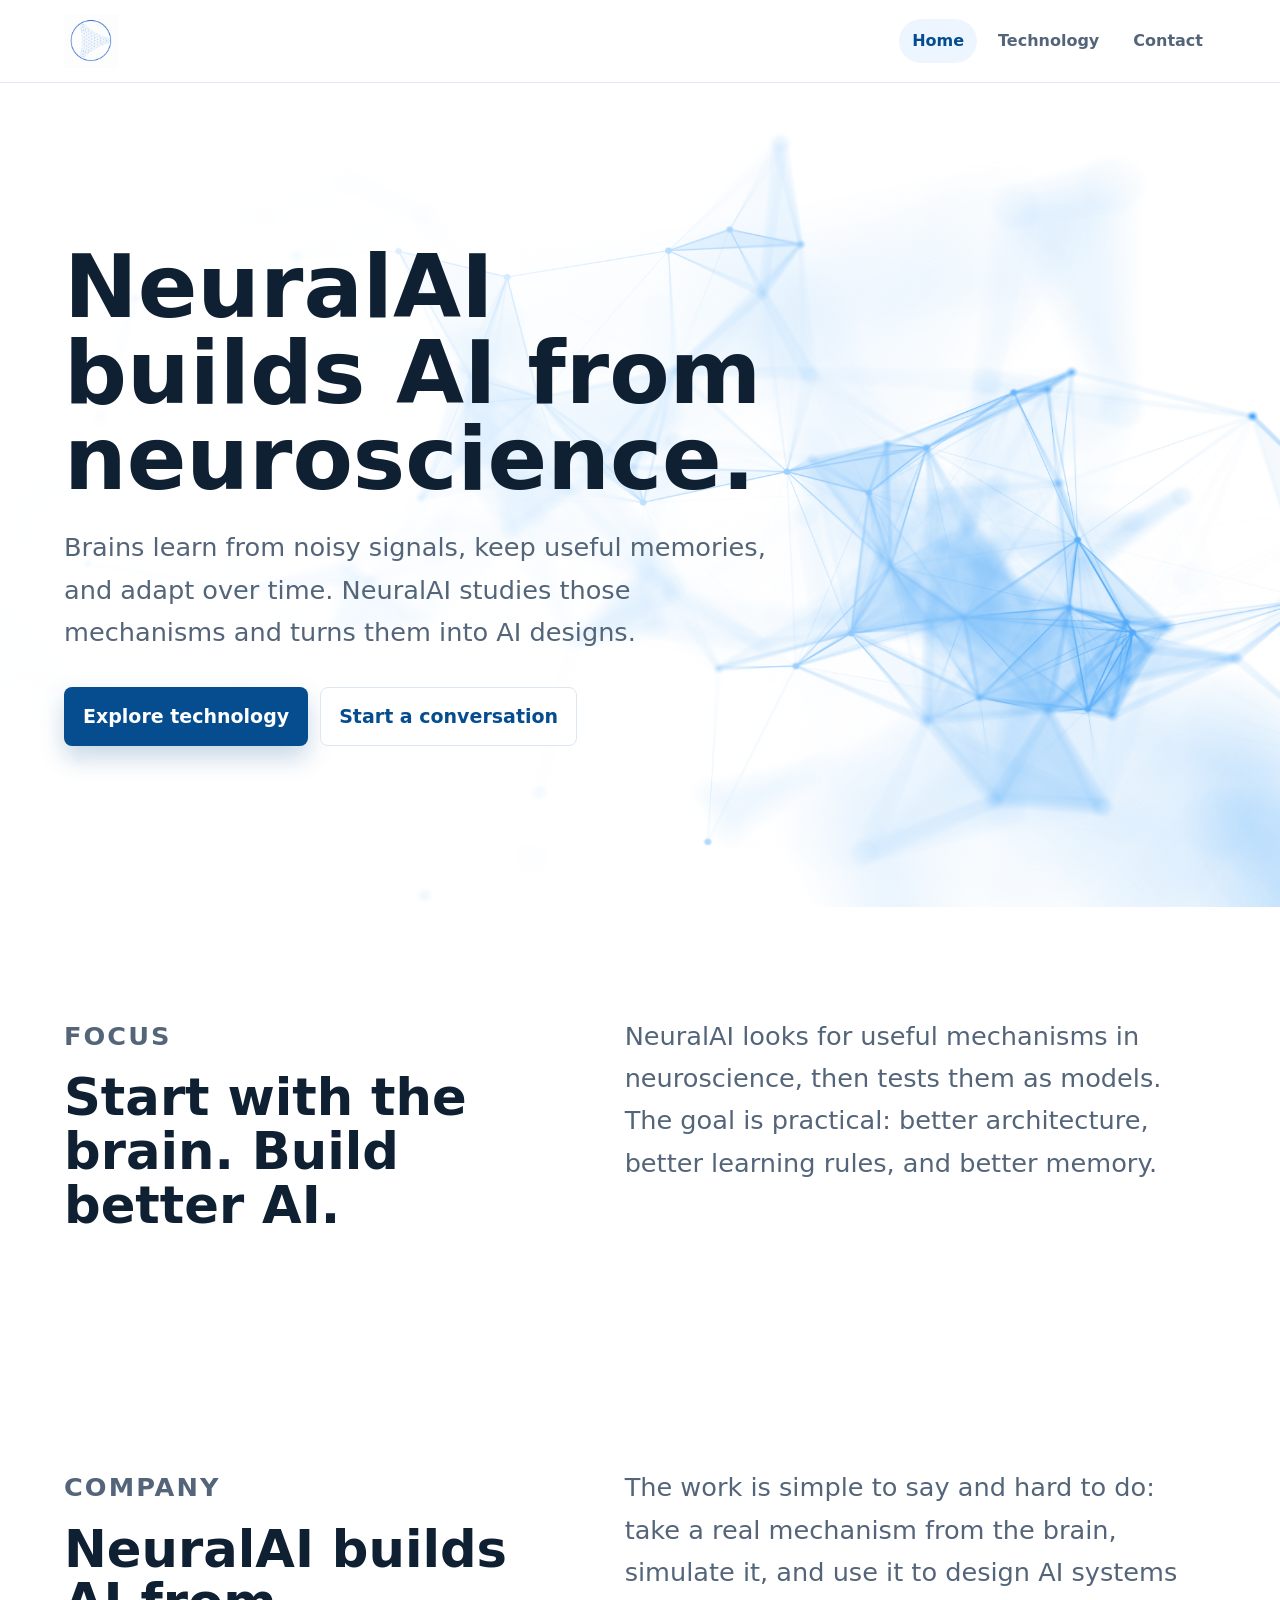
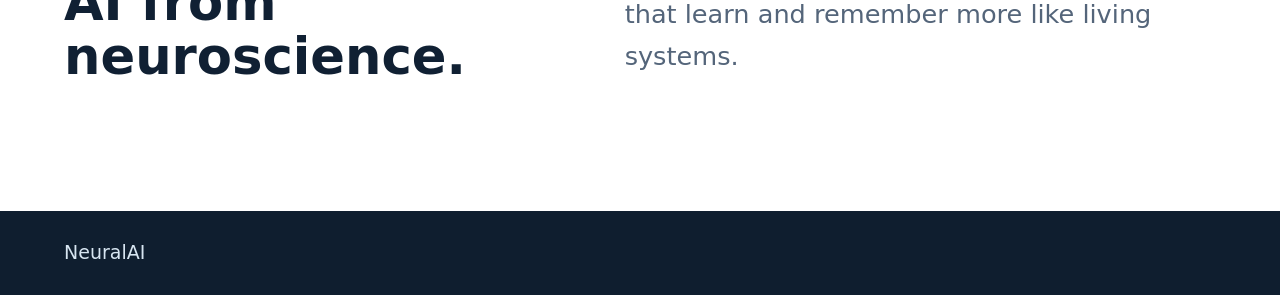
<file: index.html>
<!doctype html>
<html lang="en">
<head>
  <meta charset="utf-8">
  <meta name="viewport" content="width=device-width, initial-scale=1">
  <title>NeuralAI | Neuroscience-Based AI Company</title>
  <meta name="description" content="NeuralAI builds neuroscience-based AI systems that translate cognitive and neural mechanisms into practical models for analysis, simulation, and decision support.">
  <link rel="icon" type="image/png" href="neuralai_logo/neuralai_default_icon.png">
  <link rel="alternate icon" href="neuralai_logo/neuralai_logo_ico.ico">
  <link rel="stylesheet" href="styles.css">
</head>
<body>
  <header class="site-header">
    <a class="brand" href="index.html" aria-label="NeuralAI home">
      <img src="neuralai_logo/neuralai_default_icon.png" alt="NeuralAI">
    </a>
    <nav class="nav" aria-label="Primary navigation">
      <a class="active" href="index.html">Home</a>
      <a href="technology.html">Technology</a>
      <a href="contact.html">Contact</a>
    </nav>
  </header>

  <main>
    <section class="hero">
      <img class="hero-media" src="neuralai_logo/neural_ai_website_image/3d-abstract-background-with-modern-plexus-design.jpg" alt="">
      <div class="hero-content">
        <h1>NeuralAI builds AI from neuroscience.</h1>
        <p class="hero-copy">Brains learn from noisy signals, keep useful memories, and adapt over time. NeuralAI studies those mechanisms and turns them into AI designs.</p>
        <div class="hero-actions">
          <a class="button primary" href="technology.html">Explore technology</a>
          <a class="button secondary" href="contact.html">Start a conversation</a>
        </div>
      </div>
    </section>

    <section class="section intro-grid">
      <div>
        <p class="eyebrow">Focus</p>
        <h2>Start with the brain. Build better AI.</h2>
      </div>
      <p>NeuralAI looks for useful mechanisms in neuroscience, then tests them as models. The goal is practical: better architecture, better learning rules, and better memory.</p>
    </section>

    <section class="section split">
      <div>
        <p class="eyebrow">Company</p>
        <h2>NeuralAI builds AI from neuroscience.</h2>
      </div>
      <p>The work is simple to say and hard to do: take a real mechanism from the brain, simulate it, and use it to design AI systems that learn and remember more like living systems.</p>
    </section>

  </main>

  <footer class="site-footer">
    <span>NeuralAI</span>
  </footer>
</body>
</html>
</file>
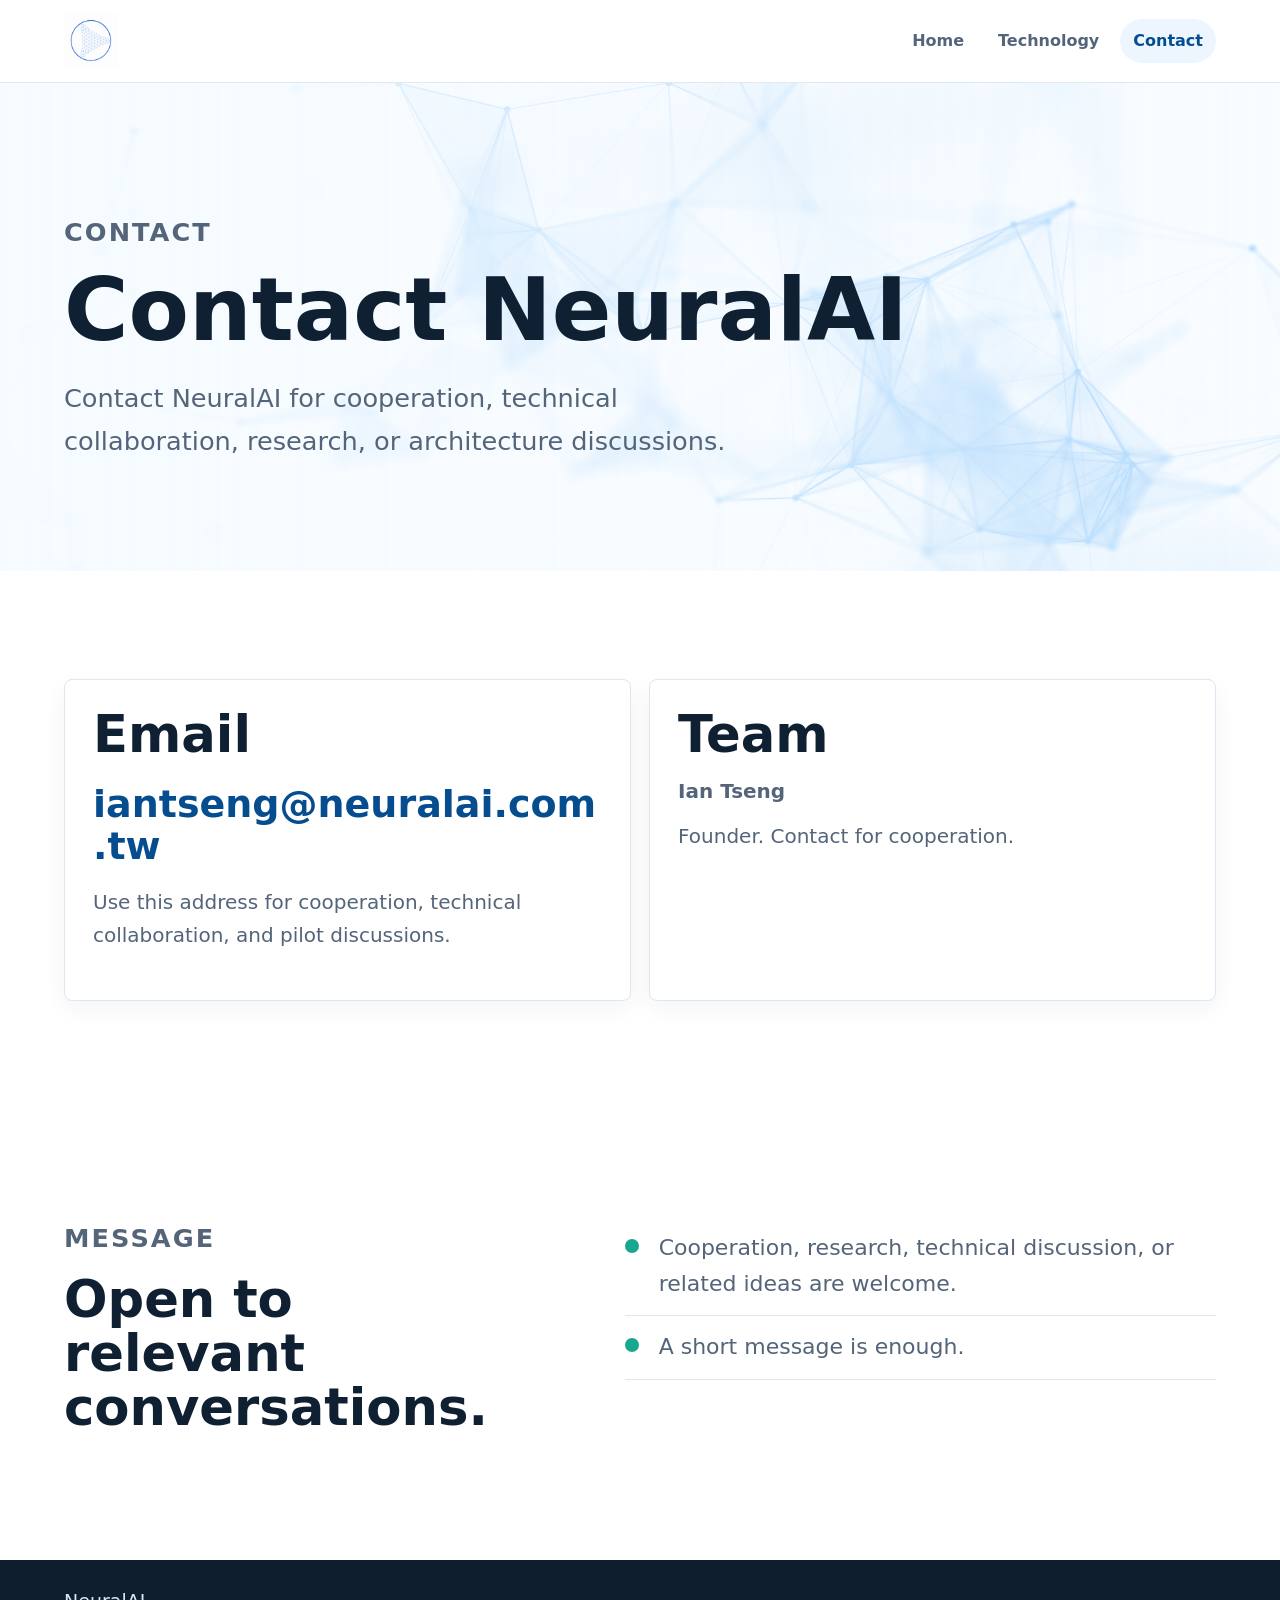
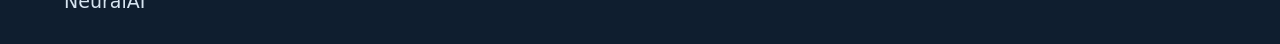
<file: contact.html>
<!doctype html>
<html lang="en">
<head>
  <meta charset="utf-8">
  <meta name="viewport" content="width=device-width, initial-scale=1">
  <title>Contact NeuralAI</title>
  <meta name="description" content="Contact NeuralAI about neuroscience-based AI architecture, learning rules, memory mechanisms, and startup partnerships.">
  <link rel="icon" type="image/png" href="neuralai_logo/neuralai_default_icon.png">
  <link rel="alternate icon" href="neuralai_logo/neuralai_logo_ico.ico">
  <link rel="stylesheet" href="styles.css">
</head>
<body>
  <header class="site-header">
    <a class="brand" href="index.html" aria-label="NeuralAI home">
      <img src="neuralai_logo/neuralai_default_icon.png" alt="NeuralAI">
    </a>
    <nav class="nav" aria-label="Primary navigation">
      <a href="index.html">Home</a>
      <a href="technology.html">Technology</a>
      <a class="active" href="contact.html">Contact</a>
    </nav>
  </header>

  <main>
    <section class="page-hero contact-hero">
      <p class="eyebrow">Contact</p>
      <h1>Contact NeuralAI</h1>
      <p>Contact NeuralAI for cooperation, technical collaboration, research, or architecture discussions.</p>
    </section>

    <section class="section contact-grid">
      <div class="contact-panel">
        <h2>Email</h2>
        <a class="large-link" href="mailto:iantseng@neuralai.com.tw">iantseng@neuralai.com.tw</a>
        <p>Use this address for cooperation, technical collaboration, and pilot discussions.</p>
      </div>
      <div class="contact-panel">
        <h2>Team</h2>
        <p class="large-text">Ian Tseng</p>
        <p>Founder. Contact for cooperation.</p>
      </div>
    </section>

    <section class="section split">
      <div>
        <p class="eyebrow">Message</p>
        <h2>Open to relevant conversations.</h2>
      </div>
      <ul class="check-list">
        <li>Cooperation, research, technical discussion, or related ideas are welcome.</li>
        <li>A short message is enough.</li>
      </ul>
    </section>
  </main>

  <footer class="site-footer">
    <span>NeuralAI</span>
  </footer>
</body>
</html>
</file>
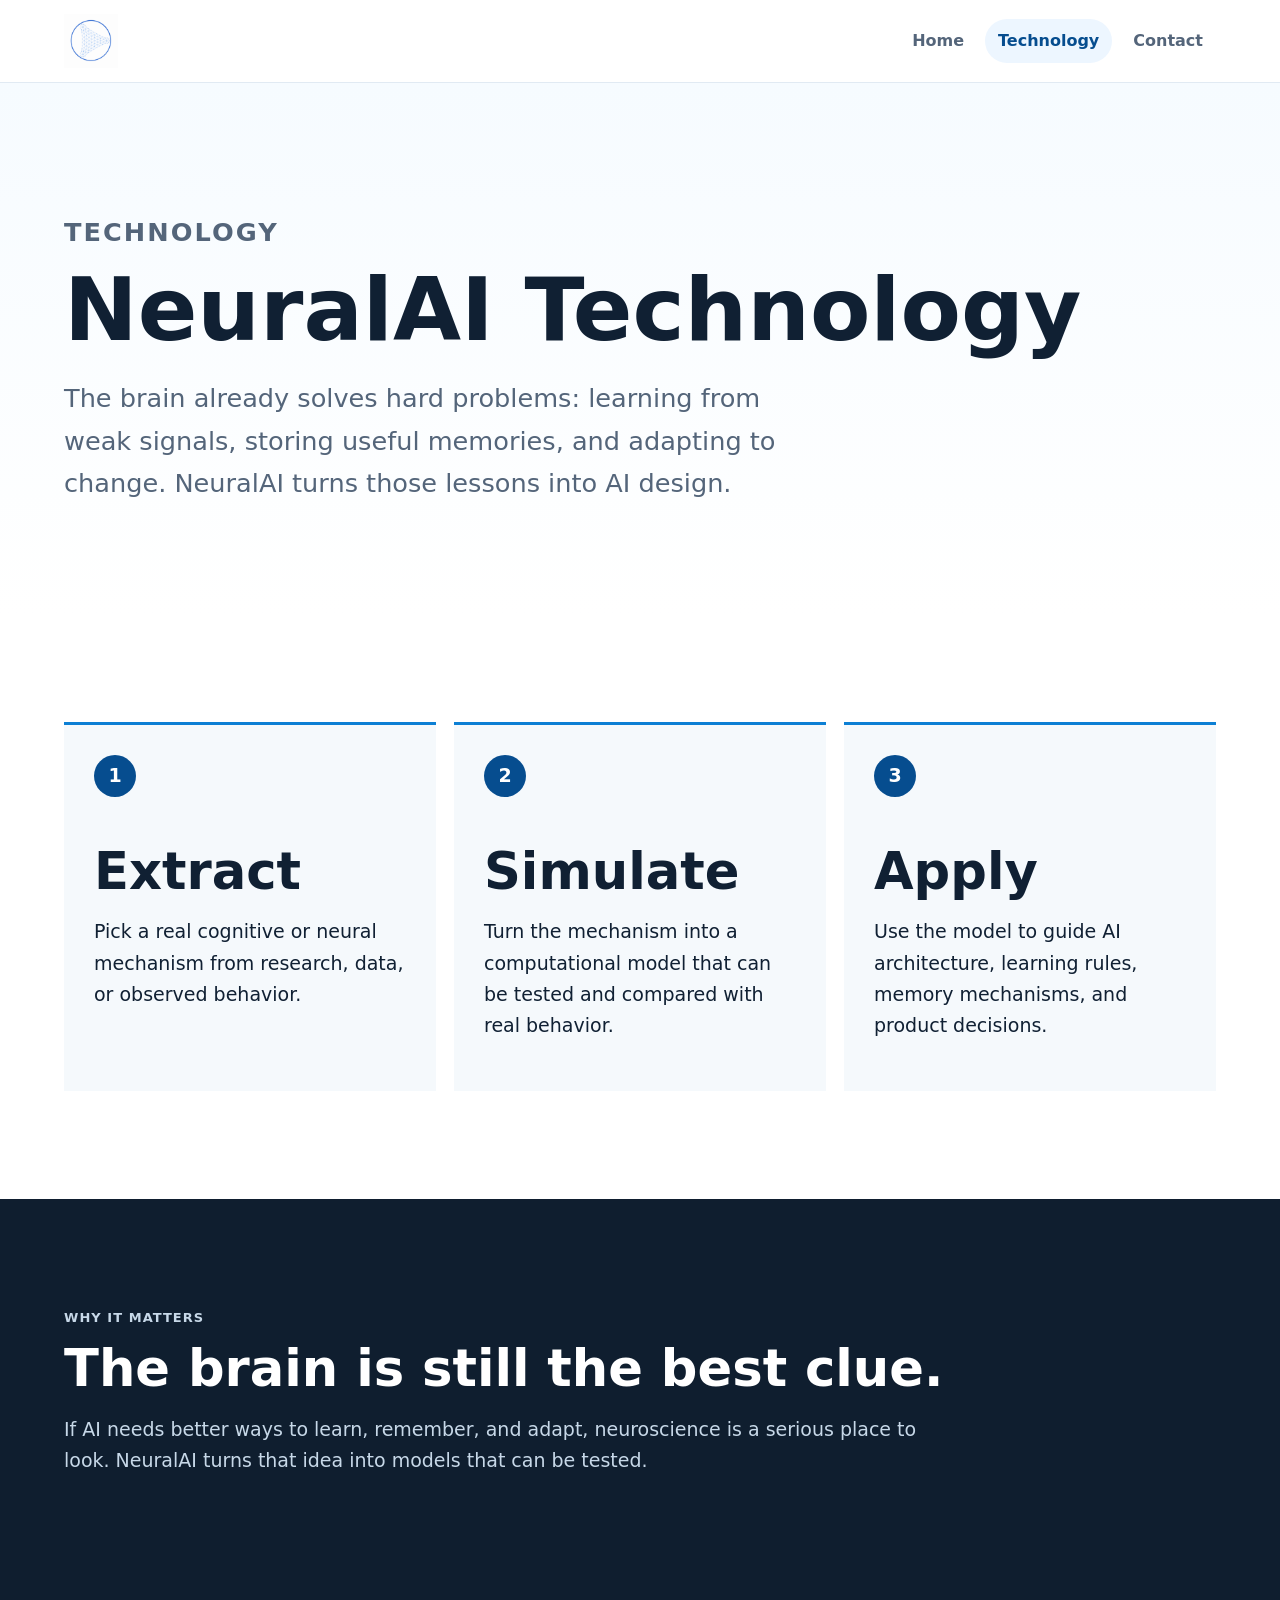
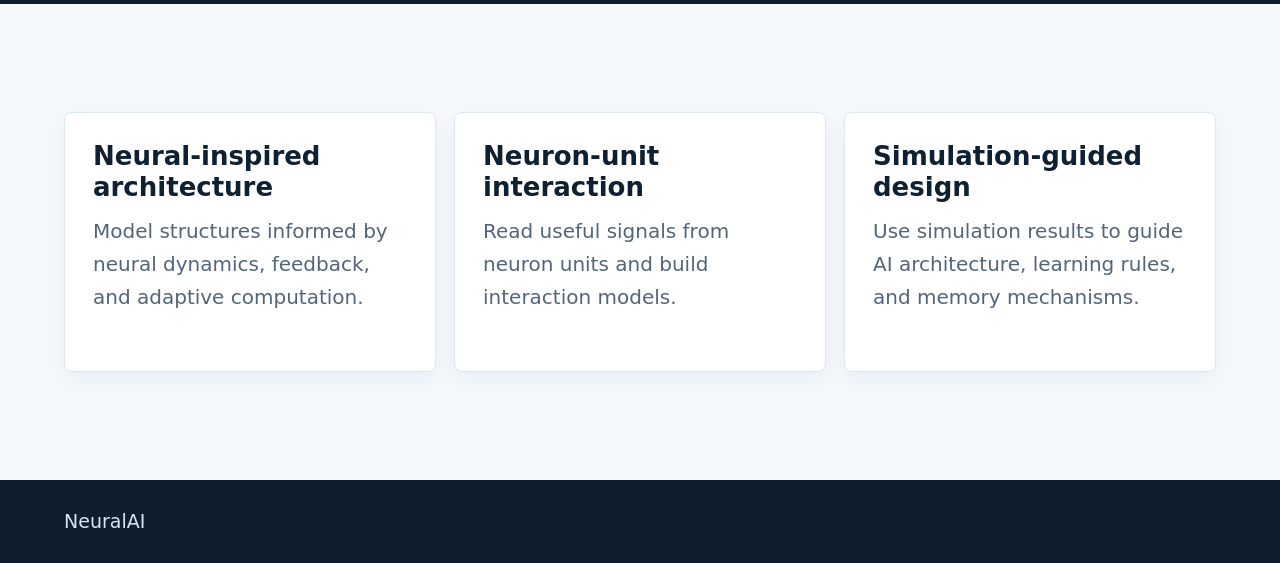
<file: technology.html>
<!doctype html>
<html lang="en">
<head>
  <meta charset="utf-8">
  <meta name="viewport" content="width=device-width, initial-scale=1">
  <title>NeuralAI Technology</title>
  <meta name="description" content="NeuralAI technology extracts cognitive and neural mechanisms from neuroscience and turns them into practical AI model designs.">
  <link rel="icon" type="image/png" href="neuralai_logo/neuralai_default_icon.png">
  <link rel="alternate icon" href="neuralai_logo/neuralai_logo_ico.ico">
  <link rel="stylesheet" href="styles.css">
</head>
<body>
  <header class="site-header">
    <a class="brand" href="index.html" aria-label="NeuralAI home">
      <img src="neuralai_logo/neuralai_default_icon.png" alt="NeuralAI">
    </a>
    <nav class="nav" aria-label="Primary navigation">
      <a href="index.html">Home</a>
      <a class="active" href="technology.html">Technology</a>
      <a href="contact.html">Contact</a>
    </nav>
  </header>

  <main>
    <section class="page-hero">
      <p class="eyebrow">Technology</p>
      <h1>NeuralAI Technology</h1>
      <p>The brain already solves hard problems: learning from weak signals, storing useful memories, and adapting to change. NeuralAI turns those lessons into AI design.</p>
    </section>

    <section class="section process">
      <article>
        <span>1</span>
        <h2>Extract</h2>
        <p>Pick a real cognitive or neural mechanism from research, data, or observed behavior.</p>
      </article>
      <article>
        <span>2</span>
        <h2>Simulate</h2>
        <p>Turn the mechanism into a computational model that can be tested and compared with real behavior.</p>
      </article>
      <article>
        <span>3</span>
        <h2>Apply</h2>
        <p>Use the model to guide AI architecture, learning rules, memory mechanisms, and product decisions.</p>
      </article>
    </section>

    <section class="section technology-band">
      <div>
        <p class="eyebrow">Why it matters</p>
        <h2>The brain is still the best clue.</h2>
        <p>If AI needs better ways to learn, remember, and adapt, neuroscience is a serious place to look. NeuralAI turns that idea into models that can be tested.</p>
      </div>
    </section>

    <section class="section feature-grid">
      <article class="feature-card">
        <h3>Neural-inspired architecture</h3>
        <p>Model structures informed by neural dynamics, feedback, and adaptive computation.</p>
      </article>
      <article class="feature-card">
        <h3>Neuron-unit interaction</h3>
        <p>Read useful signals from neuron units and build interaction models.</p>
      </article>
      <article class="feature-card">
        <h3>Simulation-guided design</h3>
        <p>Use simulation results to guide AI architecture, learning rules, and memory mechanisms.</p>
      </article>
    </section>
  </main>

  <footer class="site-footer">
    <span>NeuralAI</span>
  </footer>
</body>
</html>
</file>
<file: styles.css>
:root {
  --ink: #102033;
  --muted: #54657a;
  --line: #dce7f2;
  --paper: #ffffff;
  --soft: #f5f9fc;
  --blue: #0c7fd4;
  --blue-deep: #064d8f;
  --green: #19a88f;
  --shadow: 0 18px 50px rgba(14, 45, 79, 0.14);
}

* {
  box-sizing: border-box;
}

html {
  scroll-behavior: smooth;
}

body {
  margin: 0;
  color: var(--ink);
  background: var(--paper);
  font-family: Inter, ui-sans-serif, system-ui, -apple-system, BlinkMacSystemFont, "Segoe UI", Arial, sans-serif;
  font-size: 19px;
  line-height: 1.65;
}

a {
  color: inherit;
}

img {
  max-width: 100%;
}

.site-header {
  position: sticky;
  top: 0;
  z-index: 20;
  display: flex;
  align-items: center;
  justify-content: space-between;
  gap: 24px;
  min-height: 76px;
  padding: 14px clamp(20px, 5vw, 72px);
  background: rgba(255, 255, 255, 0.92);
  border-bottom: 1px solid rgba(220, 231, 242, 0.86);
  backdrop-filter: blur(16px);
}

.brand {
  display: inline-flex;
  align-items: center;
  width: 54px;
  height: 54px;
}

.brand img {
  display: block;
  width: 100%;
  height: 100%;
  object-fit: contain;
}

.nav {
  display: flex;
  align-items: center;
  gap: 8px;
  flex-wrap: wrap;
  justify-content: flex-end;
}

.nav a {
  min-height: 38px;
  padding: 9px 13px;
  border-radius: 999px;
  color: var(--muted);
  font-size: 16px;
  font-weight: 650;
  text-decoration: none;
}

.nav a:hover,
.nav a.active {
  color: var(--blue-deep);
  background: #edf6ff;
}

.hero {
  position: relative;
  min-height: calc(100svh - 76px);
  display: grid;
  align-items: center;
  overflow: hidden;
  padding: clamp(64px, 9vw, 120px) clamp(20px, 5vw, 72px);
}

.hero::after {
  content: "";
  position: absolute;
  inset: 0;
  background: linear-gradient(90deg, rgba(255, 255, 255, 0.98) 0%, rgba(255, 255, 255, 0.82) 44%, rgba(255, 255, 255, 0.18) 100%);
}

.hero-media {
  position: absolute;
  inset: 0;
  width: 100%;
  height: 100%;
  object-fit: cover;
}

.hero-content {
  position: relative;
  z-index: 1;
  max-width: 760px;
}

.eyebrow {
  margin: 0 0 14px;
  color: var(--green);
  font-size: 13px;
  font-weight: 800;
  text-transform: uppercase;
  letter-spacing: 0.08em;
}

h1,
h2,
h3,
p {
  margin-top: 0;
}

h1 {
  max-width: 900px;
  margin-bottom: 24px;
  font-size: clamp(44px, 7vw, 88px);
  line-height: 0.98;
  letter-spacing: 0;
}

h2 {
  margin-bottom: 18px;
  font-size: clamp(30px, 4vw, 52px);
  line-height: 1.05;
  letter-spacing: 0;
}

h3 {
  margin-bottom: 12px;
  font-size: 26px;
  line-height: 1.2;
  letter-spacing: 0;
}

.hero-copy,
.page-hero p,
.intro-grid p,
.split p {
  max-width: 720px;
  color: var(--muted);
  font-size: clamp(22px, 2vw, 26px);
}

.hero-actions {
  display: flex;
  gap: 12px;
  flex-wrap: wrap;
  margin-top: 34px;
}

.button {
  display: inline-flex;
  align-items: center;
  justify-content: center;
  min-height: 48px;
  padding: 13px 18px;
  border: 1px solid transparent;
  border-radius: 8px;
  font-weight: 800;
  text-decoration: none;
}

.button.primary {
  color: white;
  background: var(--blue-deep);
  box-shadow: 0 12px 24px rgba(6, 77, 143, 0.22);
}

.button.secondary {
  color: var(--blue-deep);
  background: white;
  border-color: var(--line);
}

.section {
  padding: clamp(64px, 9vw, 108px) clamp(20px, 5vw, 72px);
}

.intro-grid,
.split {
  display: grid;
  grid-template-columns: minmax(0, 0.9fr) minmax(0, 1.1fr);
  gap: clamp(28px, 6vw, 88px);
  align-items: start;
}

.feature-grid {
  display: grid;
  grid-template-columns: repeat(3, minmax(0, 1fr));
  gap: 18px;
  background: var(--soft);
}

.feature-card,
.contact-panel {
  min-height: 260px;
  padding: 28px;
  border: 1px solid var(--line);
  border-radius: 8px;
  background: white;
  box-shadow: 0 8px 24px rgba(14, 45, 79, 0.05);
}

.feature-card p,
.contact-panel p {
  color: var(--muted);
  font-size: 20px;
}

.metric-panel {
  display: grid;
  gap: 12px;
}

.metric-panel div {
  padding: 22px;
  border-left: 4px solid var(--blue);
  background: #f7fbff;
}

.metric-panel strong {
  display: block;
  font-size: 28px;
  line-height: 1;
}

.metric-panel span {
  display: block;
  margin-top: 8px;
  color: var(--muted);
}

.page-hero {
  padding: clamp(72px, 10vw, 132px) clamp(20px, 5vw, 72px) clamp(46px, 7vw, 84px);
  background: linear-gradient(180deg, #f6fbff 0%, #ffffff 100%);
}

.page-hero h1 {
  max-width: 1040px;
}

.process {
  display: grid;
  grid-template-columns: repeat(3, minmax(0, 1fr));
  gap: 18px;
}

.process article {
  padding: 30px;
  border-top: 3px solid var(--blue);
  background: var(--soft);
}

.process span {
  display: inline-grid;
  place-items: center;
  width: 42px;
  height: 42px;
  margin-bottom: 48px;
  border-radius: 50%;
  color: white;
  background: var(--blue-deep);
  font-weight: 850;
}

.technology-band {
  background: #0f1e2f;
  color: white;
}

.technology-band div {
  max-width: 900px;
}

.technology-band p {
  color: #c7d8e8;
}

.founder-hero {
  display: grid;
  grid-template-columns: minmax(0, 1fr) minmax(260px, 520px);
  gap: clamp(24px, 5vw, 72px);
  align-items: center;
}

.founder-hero img {
  width: 100%;
  border: 1px solid var(--line);
  border-radius: 8px;
  background: white;
  box-shadow: var(--shadow);
}

.contact-hero {
  background:
    linear-gradient(90deg, rgba(246, 251, 255, 0.96), rgba(246, 251, 255, 0.72)),
    url("neuralai_logo/neural_ai_website_image/3d-abstract-background-with-modern-plexus-design.jpg") center / cover;
}

.contact-grid {
  display: grid;
  grid-template-columns: repeat(2, minmax(0, 1fr));
  gap: 18px;
}

.large-link {
  display: inline-block;
  margin: 4px 0 18px;
  color: var(--blue-deep);
  font-size: clamp(26px, 3vw, 38px);
  font-weight: 850;
  line-height: 1.1;
  text-decoration: none;
  overflow-wrap: anywhere;
}

.large-text {
  margin: 4px 0 18px;
  color: var(--blue-deep);
  font-size: clamp(26px, 3vw, 38px);
  font-weight: 850;
  line-height: 1.1;
}

.check-list {
  margin: 0;
  padding: 0;
  list-style: none;
  color: var(--muted);
  font-size: 22px;
}

.check-list li {
  position: relative;
  padding: 13px 0 13px 34px;
  border-bottom: 1px solid var(--line);
}

.check-list li::before {
  content: "";
  position: absolute;
  left: 0;
  top: 22px;
  width: 14px;
  height: 14px;
  border-radius: 50%;
  background: var(--green);
}

.site-footer {
  display: flex;
  justify-content: space-between;
  gap: 18px;
  flex-wrap: wrap;
  padding: 26px clamp(20px, 5vw, 72px);
  color: #d7e5f1;
  background: #0f1e2f;
}

.site-footer a {
  color: white;
  text-decoration: none;
}

@media (max-width: 880px) {
  .site-header {
    align-items: flex-start;
    flex-direction: column;
  }

  .nav {
    justify-content: flex-start;
  }

  h1 {
    font-size: clamp(42px, 13vw, 64px);
  }

  .hero::after {
    background: rgba(255, 255, 255, 0.86);
  }

  .intro-grid,
  .split,
  .feature-grid,
  .process,
  .founder-hero,
  .contact-grid {
    grid-template-columns: 1fr;
  }

  .feature-card,
  .contact-panel {
    min-height: auto;
  }
}

@media (max-width: 560px) {
  .site-header {
    min-height: auto;
  }

  .brand {
    width: 48px;
    height: 48px;
  }

  .nav {
    width: 100%;
    display: grid;
    grid-template-columns: repeat(2, minmax(0, 1fr));
  }

  .nav a {
    text-align: center;
  }

  .hero {
    min-height: auto;
  }

  .hero-actions {
    align-items: stretch;
    flex-direction: column;
  }

  .button {
    width: 100%;
  }
}
</file>
